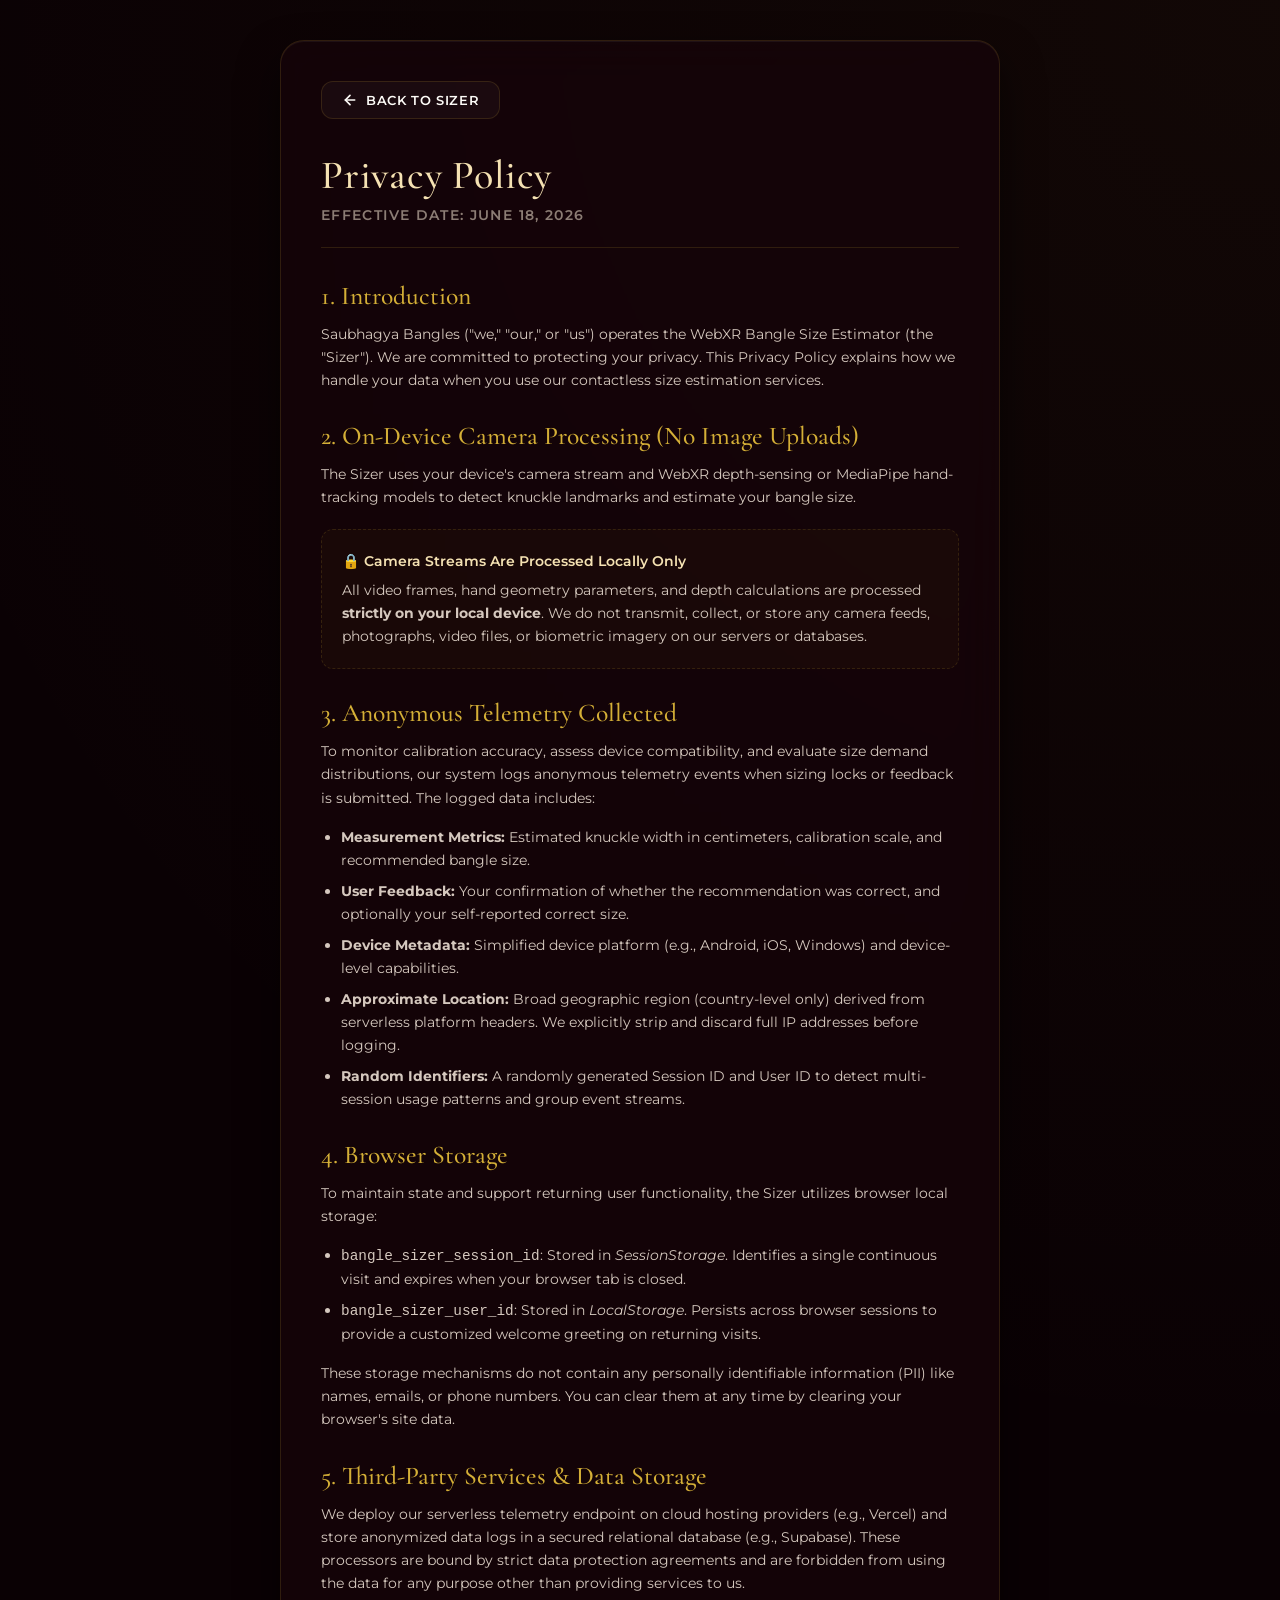
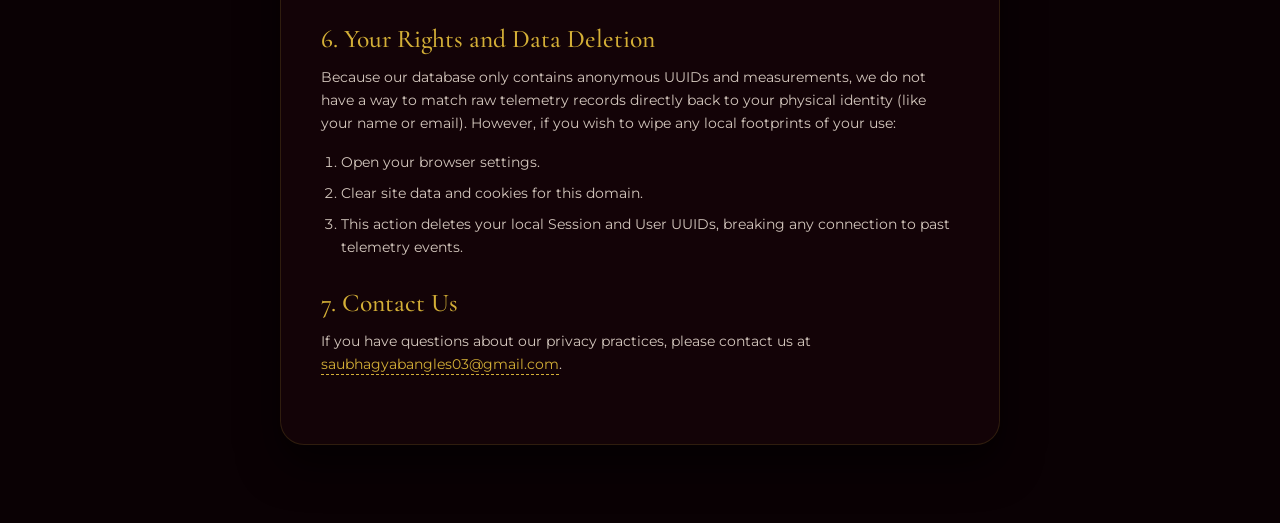
<file: privacy.html>
<!DOCTYPE html>
<html lang="en">
<head>
  <meta charset="UTF-8">
  <meta name="viewport" content="width=device-width, initial-scale=1.0">
  <title>Privacy Policy - Saubhagya Bangles</title>
  <meta name="description" content="Privacy Policy for Saubhagya Bangles AR Bangle Size Estimator. Learn about our on-device camera processing and anonymous telemetry.">
  <link rel="icon" type="image/jpeg" href="favicon.jpg">
  
  <!-- Premium Typography -->
  <link rel="preconnect" href="https://fonts.googleapis.com">
  <link rel="preconnect" href="https://fonts.gstatic.com" crossorigin>
  <link href="https://fonts.googleapis.com/css2?family=Cormorant+Garamond:ital,wght@0,300;0,400;0,500;0,600;0,700;1,400&family=Montserrat:wght@300;400;500;600;700&display=swap" rel="stylesheet">
  
  <link rel="stylesheet" href="css/styles.css">
  <style>
    body {
      overflow-y: auto !important;
      height: auto !important;
      width: 100% !important;
      background: #0a0104;
      background-image: radial-gradient(circle at top right, rgba(212, 175, 55, 0.04) 0%, transparent 60%);
      padding: 40px 20px;
      display: flex;
      justify-content: center;
      align-items: flex-start;
    }

    .legal-container {
      width: 100%;
      max-width: 720px;
      background: var(--bg-card);
      border: 1px solid var(--border-color);
      border-radius: 24px;
      padding: 40px;
      box-shadow: 0 20px 40px rgba(0, 0, 0, 0.6), inset 0 1px 0 rgba(255, 255, 255, 0.05);
      backdrop-filter: blur(20px);
      -webkit-backdrop-filter: blur(20px);
      margin-bottom: 40px;
    }

    .legal-header {
      border-bottom: 1px solid var(--border-color);
      padding-bottom: 24px;
      margin-bottom: 32px;
    }

    .legal-title {
      font-family: var(--font-display);
      font-size: 2.5rem;
      font-weight: 500;
      color: var(--accent-gold-light);
      letter-spacing: 0.02em;
      margin-bottom: 8px;
    }

    .legal-subtitle {
      font-size: 0.85rem;
      color: var(--text-muted);
      text-transform: uppercase;
      letter-spacing: 0.1em;
      font-weight: 600;
    }

    .legal-section {
      margin-bottom: 28px;
    }

    .legal-section h2 {
      font-family: var(--font-display);
      font-size: 1.6rem;
      font-weight: 500;
      color: var(--accent-gold);
      margin-bottom: 12px;
      display: flex;
      align-items: center;
      gap: 10px;
    }

    .legal-section p {
      font-size: 0.9rem;
      color: var(--text-secondary);
      line-height: 1.6;
      margin-bottom: 16px;
    }

    .legal-section ul {
      margin-left: 20px;
      margin-bottom: 16px;
    }

    .legal-section li {
      font-size: 0.9rem;
      color: var(--text-secondary);
      line-height: 1.6;
      margin-bottom: 8px;
    }

    .highlight-card {
      background: rgba(212, 175, 55, 0.03);
      border: 1px dashed var(--border-color);
      border-radius: 12px;
      padding: 20px;
      margin: 20px 0;
    }

    .highlight-card p:last-child {
      margin-bottom: 0;
    }

    .back-btn {
      display: inline-flex;
      align-items: center;
      gap: 8px;
      background: rgba(255, 255, 255, 0.03);
      border: 1px solid var(--border-color);
      color: var(--text-primary);
      padding: 10px 20px;
      border-radius: 12px;
      text-decoration: none;
      font-size: 0.8rem;
      font-weight: 600;
      letter-spacing: 0.05em;
      text-transform: uppercase;
      transition: all 0.2s ease;
      cursor: pointer;
      margin-bottom: 32px;
    }

    .back-btn:hover {
      background: rgba(212, 175, 55, 0.08);
      color: var(--accent-gold);
      border-color: var(--accent-gold);
      transform: translateX(-4px);
    }

    .back-btn svg {
      transition: transform 0.2s ease;
    }

    .back-btn:hover svg {
      transform: translateX(-2px);
    }

    @media (max-width: 600px) {
      .legal-container {
        padding: 24px;
        border-radius: 16px;
      }
      .legal-title {
        font-size: 2rem;
      }
    }
  </style>
</head>
<body>
  <div class="legal-container">
    <a href="index.html" class="back-btn">
      <svg xmlns="http://www.w3.org/2000/svg" width="16" height="16" viewBox="0 0 24 24" fill="none" stroke="currentColor" stroke-width="2.5" stroke-linecap="round" stroke-linejoin="round"><line x1="19" y1="12" x2="5" y2="12"/><polyline points="12 19 5 12 12 5"/></svg>
      Back to Sizer
    </a>

    <header class="legal-header">
      <h1 class="legal-title">Privacy Policy</h1>
      <div class="legal-subtitle">Effective Date: June 18, 2026</div>
    </header>

    <div class="legal-content">
      <section class="legal-section">
        <h2>1. Introduction</h2>
        <p>
          Saubhagya Bangles ("we," "our," or "us") operates the WebXR Bangle Size Estimator (the "Sizer"). We are committed to protecting your privacy. This Privacy Policy explains how we handle your data when you use our contactless size estimation services.
        </p>
      </section>

      <section class="legal-section">
        <h2>2. On-Device Camera Processing (No Image Uploads)</h2>
        <p>
          The Sizer uses your device's camera stream and WebXR depth-sensing or MediaPipe hand-tracking models to detect knuckle landmarks and estimate your bangle size.
        </p>
        <div class="highlight-card">
          <p style="font-weight: 600; color: var(--accent-gold-light); margin-bottom: 6px;">🔒 Camera Streams Are Processed Locally Only</p>
          <p>
            All video frames, hand geometry parameters, and depth calculations are processed <strong>strictly on your local device</strong>. We do not transmit, collect, or store any camera feeds, photographs, video files, or biometric imagery on our servers or databases.
          </p>
        </div>
      </section>

      <section class="legal-section">
        <h2>3. Anonymous Telemetry Collected</h2>
        <p>
          To monitor calibration accuracy, assess device compatibility, and evaluate size demand distributions, our system logs anonymous telemetry events when sizing locks or feedback is submitted. The logged data includes:
        </p>
        <ul>
          <li><strong>Measurement Metrics:</strong> Estimated knuckle width in centimeters, calibration scale, and recommended bangle size.</li>
          <li><strong>User Feedback:</strong> Your confirmation of whether the recommendation was correct, and optionally your self-reported correct size.</li>
          <li><strong>Device Metadata:</strong> Simplified device platform (e.g., Android, iOS, Windows) and device-level capabilities.</li>
          <li><strong>Approximate Location:</strong> Broad geographic region (country-level only) derived from serverless platform headers. We explicitly strip and discard full IP addresses before logging.</li>
          <li><strong>Random Identifiers:</strong> A randomly generated Session ID and User ID to detect multi-session usage patterns and group event streams.</li>
        </ul>
      </section>

      <section class="legal-section">
        <h2>4. Browser Storage</h2>
        <p>
          To maintain state and support returning user functionality, the Sizer utilizes browser local storage:
        </p>
        <ul>
          <li><code>bangle_sizer_session_id</code>: Stored in <em>SessionStorage</em>. Identifies a single continuous visit and expires when your browser tab is closed.</li>
          <li><code>bangle_sizer_user_id</code>: Stored in <em>LocalStorage</em>. Persists across browser sessions to provide a customized welcome greeting on returning visits.</li>
        </ul>
        <p>
          These storage mechanisms do not contain any personally identifiable information (PII) like names, emails, or phone numbers. You can clear them at any time by clearing your browser's site data.
        </p>
      </section>

      <section class="legal-section">
        <h2>5. Third-Party Services & Data Storage</h2>
        <p>
          We deploy our serverless telemetry endpoint on cloud hosting providers (e.g., Vercel) and store anonymized data logs in a secured relational database (e.g., Supabase). These processors are bound by strict data protection agreements and are forbidden from using the data for any purpose other than providing services to us.
        </p>
      </section>

      <section class="legal-section">
        <h2>6. Your Rights and Data Deletion</h2>
        <p>
          Because our database only contains anonymous UUIDs and measurements, we do not have a way to match raw telemetry records directly back to your physical identity (like your name or email). However, if you wish to wipe any local footprints of your use:
        </p>
        <ol style="margin-left: 20px; color: var(--text-secondary); line-height: 1.6;">
          <li>Open your browser settings.</li>
          <li>Clear site data and cookies for this domain.</li>
          <li>This action deletes your local Session and User UUIDs, breaking any connection to past telemetry events.</li>
        </ol>
      </section>

      <section class="legal-section">
        <h2>7. Contact Us</h2>
        <p>
          If you have questions about our privacy practices, please contact us at <a href="mailto:saubhagyabangles03@gmail.com" style="color: var(--accent-gold); text-decoration: none; border-bottom: 1px dashed var(--accent-gold); padding-bottom: 1px;">saubhagyabangles03@gmail.com</a>.
        </p>
      </section>
    </div>
  </div>
</body>
</html>
</file>
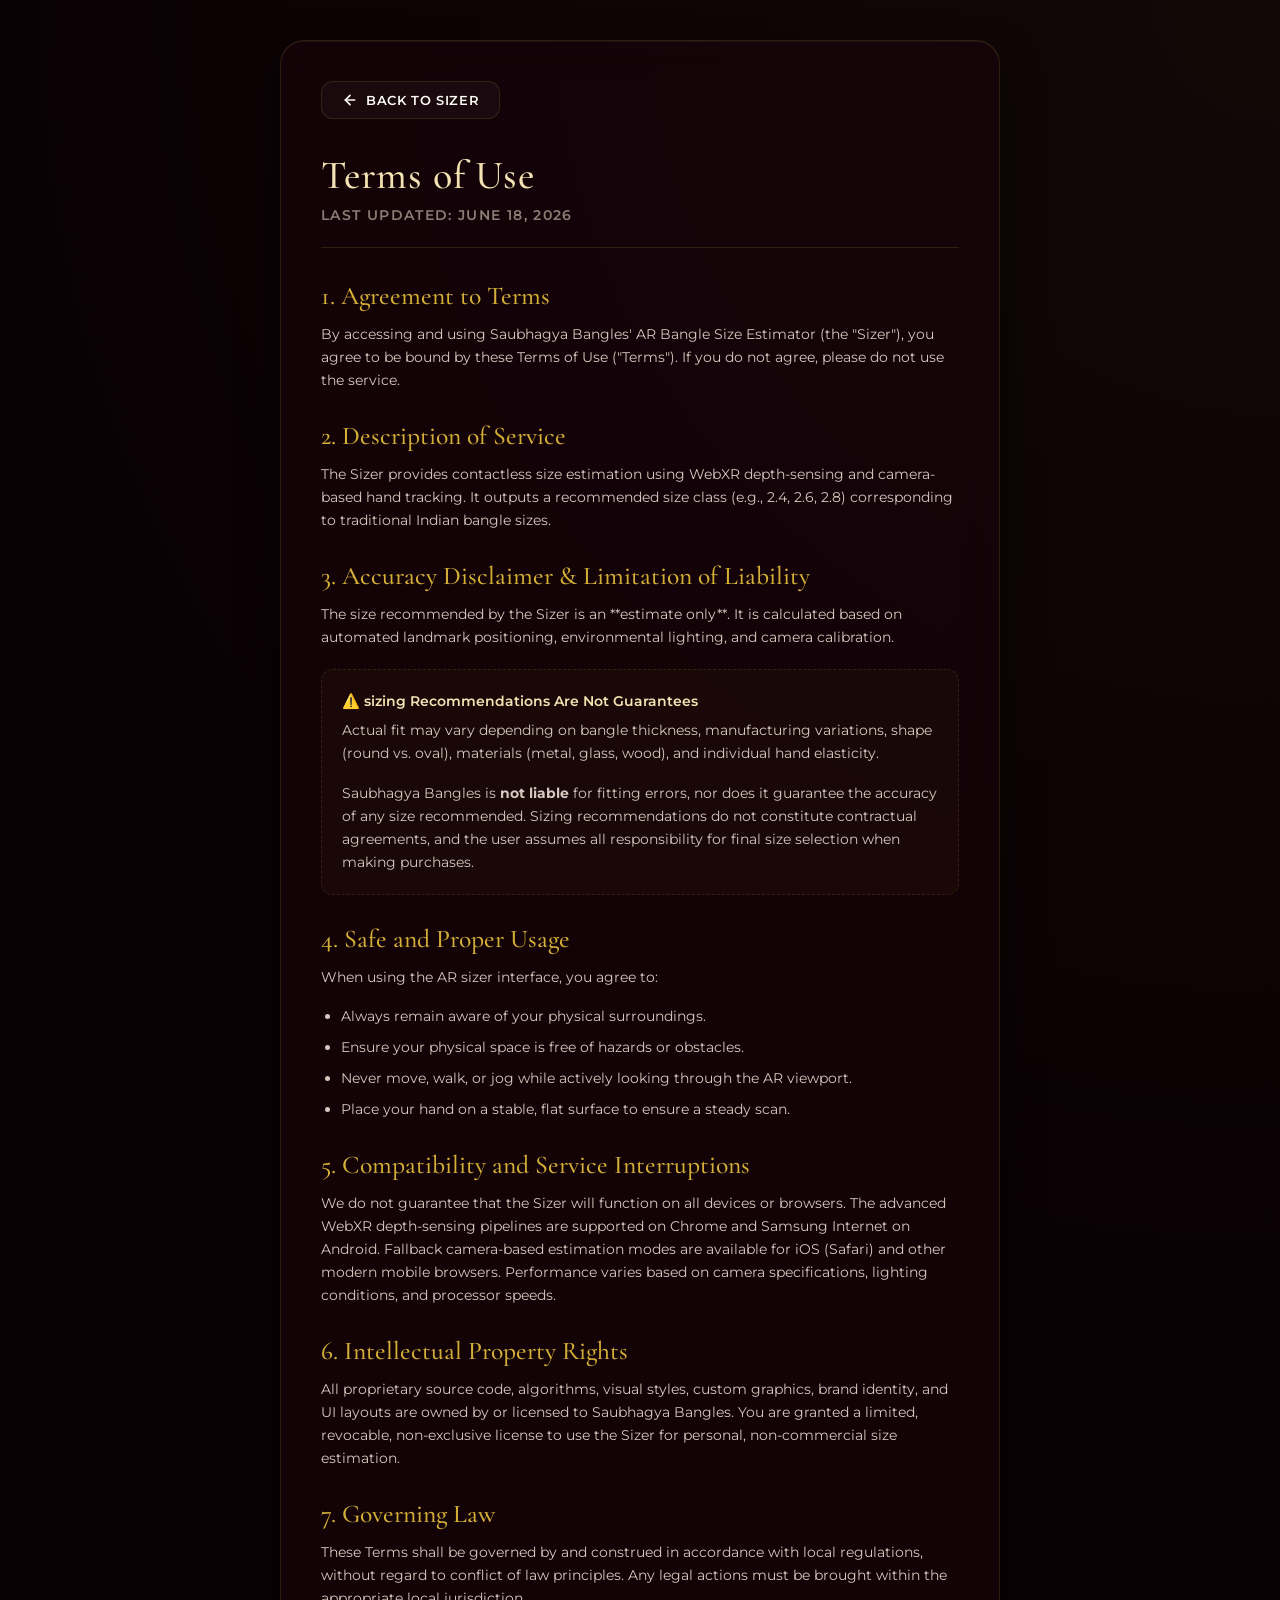
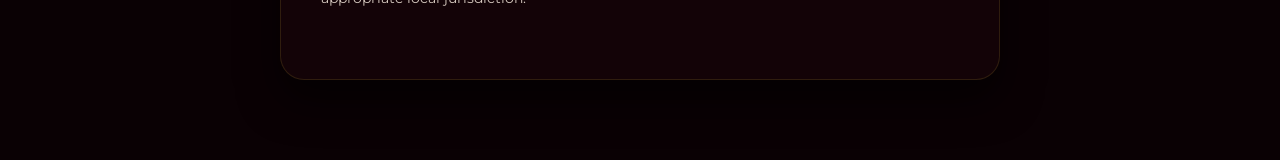
<file: terms.html>
<!DOCTYPE html>
<html lang="en">
<head>
  <meta charset="UTF-8">
  <meta name="viewport" content="width=device-width, initial-scale=1.0">
  <title>Terms of Use - Saubhagya Bangles</title>
  <meta name="description" content="Terms of Use for Saubhagya Bangles AR Bangle Size Estimator. Review disclaimers on measurements, accuracy, and safe usage guidelines.">
  <link rel="icon" type="image/jpeg" href="favicon.jpg">
  
  <!-- Premium Typography -->
  <link rel="preconnect" href="https://fonts.googleapis.com">
  <link rel="preconnect" href="https://fonts.gstatic.com" crossorigin>
  <link href="https://fonts.googleapis.com/css2?family=Cormorant+Garamond:ital,wght@0,300;0,400;0,500;0,600;0,700;1,400&family=Montserrat:wght@300;400;500;600;700&display=swap" rel="stylesheet">
  
  <link rel="stylesheet" href="css/styles.css">
  <style>
    body {
      overflow-y: auto !important;
      height: auto !important;
      width: 100% !important;
      background: #0a0104;
      background-image: radial-gradient(circle at top right, rgba(212, 175, 55, 0.04) 0%, transparent 60%);
      padding: 40px 20px;
      display: flex;
      justify-content: center;
      align-items: flex-start;
    }

    .legal-container {
      width: 100%;
      max-width: 720px;
      background: var(--bg-card);
      border: 1px solid var(--border-color);
      border-radius: 24px;
      padding: 40px;
      box-shadow: 0 20px 40px rgba(0, 0, 0, 0.6), inset 0 1px 0 rgba(255, 255, 255, 0.05);
      backdrop-filter: blur(20px);
      -webkit-backdrop-filter: blur(20px);
      margin-bottom: 40px;
    }

    .legal-header {
      border-bottom: 1px solid var(--border-color);
      padding-bottom: 24px;
      margin-bottom: 32px;
    }

    .legal-title {
      font-family: var(--font-display);
      font-size: 2.5rem;
      font-weight: 500;
      color: var(--accent-gold-light);
      letter-spacing: 0.02em;
      margin-bottom: 8px;
    }

    .legal-subtitle {
      font-size: 0.85rem;
      color: var(--text-muted);
      text-transform: uppercase;
      letter-spacing: 0.1em;
      font-weight: 600;
    }

    .legal-section {
      margin-bottom: 28px;
    }

    .legal-section h2 {
      font-family: var(--font-display);
      font-size: 1.6rem;
      font-weight: 500;
      color: var(--accent-gold);
      margin-bottom: 12px;
      display: flex;
      align-items: center;
      gap: 10px;
    }

    .legal-section p {
      font-size: 0.9rem;
      color: var(--text-secondary);
      line-height: 1.6;
      margin-bottom: 16px;
    }

    .legal-section ul {
      margin-left: 20px;
      margin-bottom: 16px;
    }

    .legal-section li {
      font-size: 0.9rem;
      color: var(--text-secondary);
      line-height: 1.6;
      margin-bottom: 8px;
    }

    .highlight-card {
      background: rgba(212, 175, 55, 0.03);
      border: 1px dashed var(--border-color);
      border-radius: 12px;
      padding: 20px;
      margin: 20px 0;
    }

    .highlight-card p:last-child {
      margin-bottom: 0;
    }

    .back-btn {
      display: inline-flex;
      align-items: center;
      gap: 8px;
      background: rgba(255, 255, 255, 0.03);
      border: 1px solid var(--border-color);
      color: var(--text-primary);
      padding: 10px 20px;
      border-radius: 12px;
      text-decoration: none;
      font-size: 0.8rem;
      font-weight: 600;
      letter-spacing: 0.05em;
      text-transform: uppercase;
      transition: all 0.2s ease;
      cursor: pointer;
      margin-bottom: 32px;
    }

    .back-btn:hover {
      background: rgba(212, 175, 55, 0.08);
      color: var(--accent-gold);
      border-color: var(--accent-gold);
      transform: translateX(-4px);
    }

    .back-btn svg {
      transition: transform 0.2s ease;
    }

    .back-btn:hover svg {
      transform: translateX(-2px);
    }

    @media (max-width: 600px) {
      .legal-container {
        padding: 24px;
        border-radius: 16px;
      }
      .legal-title {
        font-size: 2rem;
      }
    }
  </style>
</head>
<body>
  <div class="legal-container">
    <a href="index.html" class="back-btn">
      <svg xmlns="http://www.w3.org/2000/svg" width="16" height="16" viewBox="0 0 24 24" fill="none" stroke="currentColor" stroke-width="2.5" stroke-linecap="round" stroke-linejoin="round"><line x1="19" y1="12" x2="5" y2="12"/><polyline points="12 19 5 12 12 5"/></svg>
      Back to Sizer
    </a>

    <header class="legal-header">
      <h1 class="legal-title">Terms of Use</h1>
      <div class="legal-subtitle">Last Updated: June 18, 2026</div>
    </header>

    <div class="legal-content">
      <section class="legal-section">
        <h2>1. Agreement to Terms</h2>
        <p>
          By accessing and using Saubhagya Bangles' AR Bangle Size Estimator (the "Sizer"), you agree to be bound by these Terms of Use ("Terms"). If you do not agree, please do not use the service.
        </p>
      </section>

      <section class="legal-section">
        <h2>2. Description of Service</h2>
        <p>
          The Sizer provides contactless size estimation using WebXR depth-sensing and camera-based hand tracking. It outputs a recommended size class (e.g., 2.4, 2.6, 2.8) corresponding to traditional Indian bangle sizes.
        </p>
      </section>

      <section class="legal-section">
        <h2>3. Accuracy Disclaimer & Limitation of Liability</h2>
        <p>
          The size recommended by the Sizer is an **estimate only**. It is calculated based on automated landmark positioning, environmental lighting, and camera calibration.
        </p>
        <div class="highlight-card">
          <p style="font-weight: 600; color: var(--accent-gold-light); margin-bottom: 6px;">⚠️ sizing Recommendations Are Not Guarantees</p>
          <p>
            Actual fit may vary depending on bangle thickness, manufacturing variations, shape (round vs. oval), materials (metal, glass, wood), and individual hand elasticity.
          </p>
          <p style="margin-top: 10px;">
            Saubhagya Bangles is <strong>not liable</strong> for fitting errors, nor does it guarantee the accuracy of any size recommended. Sizing recommendations do not constitute contractual agreements, and the user assumes all responsibility for final size selection when making purchases.
          </p>
        </div>
      </section>

      <section class="legal-section">
        <h2>4. Safe and Proper Usage</h2>
        <p>
          When using the AR sizer interface, you agree to:
        </p>
        <ul>
          <li>Always remain aware of your physical surroundings.</li>
          <li>Ensure your physical space is free of hazards or obstacles.</li>
          <li>Never move, walk, or jog while actively looking through the AR viewport.</li>
          <li>Place your hand on a stable, flat surface to ensure a steady scan.</li>
        </ul>
      </section>

      <section class="legal-section">
        <h2>5. Compatibility and Service Interruptions</h2>
        <p>
          We do not guarantee that the Sizer will function on all devices or browsers. The advanced WebXR depth-sensing pipelines are supported on Chrome and Samsung Internet on Android. Fallback camera-based estimation modes are available for iOS (Safari) and other modern mobile browsers. Performance varies based on camera specifications, lighting conditions, and processor speeds.
        </p>
      </section>

      <section class="legal-section">
        <h2>6. Intellectual Property Rights</h2>
        <p>
          All proprietary source code, algorithms, visual styles, custom graphics, brand identity, and UI layouts are owned by or licensed to Saubhagya Bangles. You are granted a limited, revocable, non-exclusive license to use the Sizer for personal, non-commercial size estimation.
        </p>
      </section>

      <section class="legal-section">
        <h2>7. Governing Law</h2>
        <p>
          These Terms shall be governed by and construed in accordance with local regulations, without regard to conflict of law principles. Any legal actions must be brought within the appropriate local jurisdiction.
        </p>
      </section>
    </div>
  </div>
</body>
</html>
</file>
<file: css/styles.css>
@import url('variables.css');
@import url('layout.css');
@import url('animations.css');
@import url('components/carousel.css');
@import url('components/ar-hud.css');
@import url('components/modals.css');
@import url('components/testbed.css');
</file>
